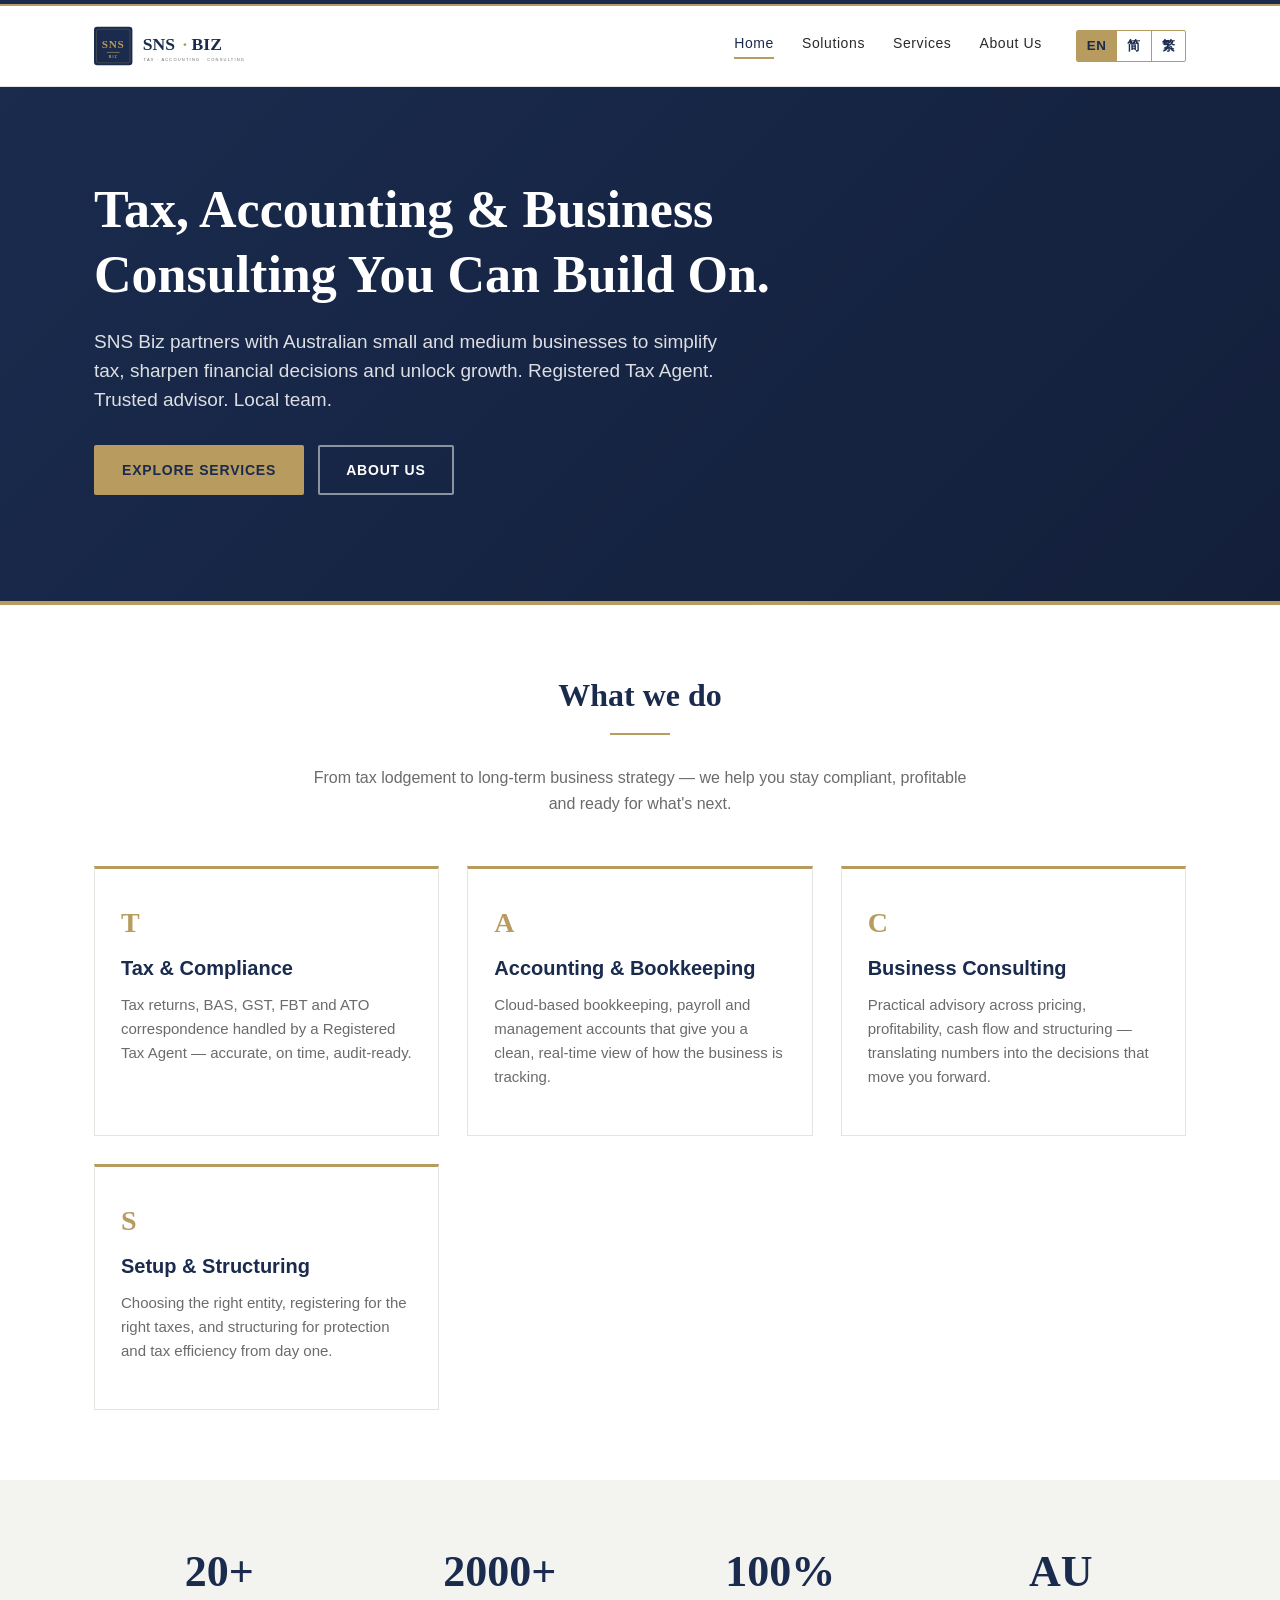
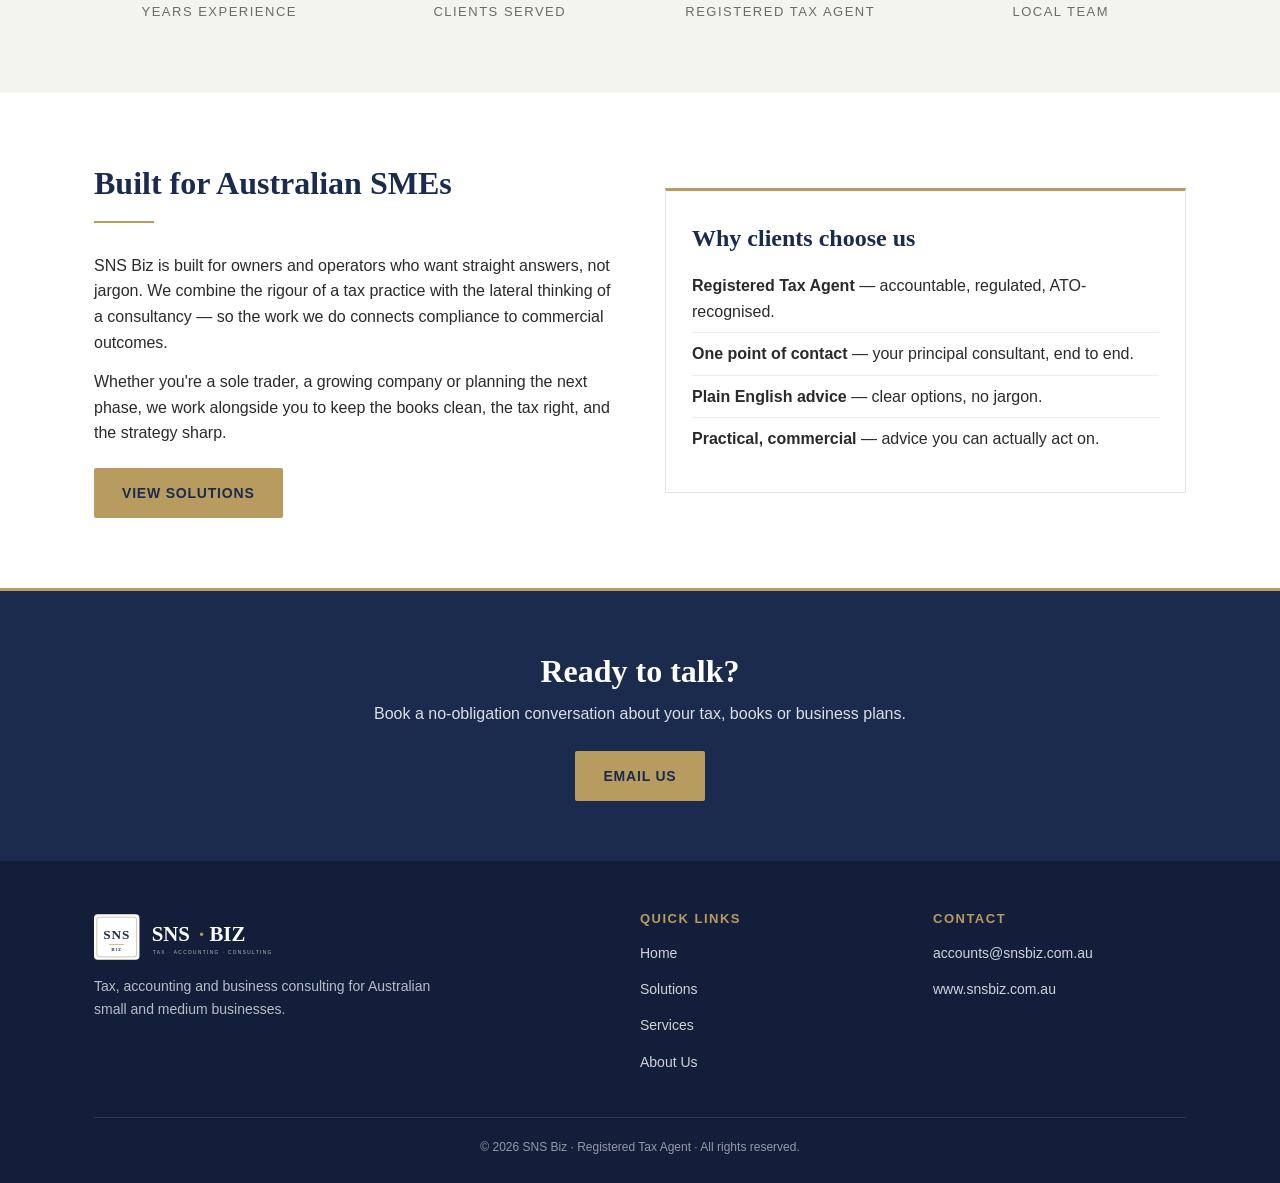
<file: index.html>
<!DOCTYPE html>
<html lang="en">
<head>
<meta charset="UTF-8">
<meta name="viewport" content="width=device-width, initial-scale=1.0">
<title data-i18n-title="home.title">SNS Biz — Tax & Business Consulting</title>
<meta name="description" content="SNS Biz delivers tax, accounting and business consulting services to Australian small and medium businesses.">
<link rel="icon" type="image/svg+xml" href="assets/favicon.svg">
<link rel="icon" type="image/png" sizes="32x32" href="assets/favicon-32.png">
<link rel="icon" type="image/png" sizes="16x16" href="assets/favicon-16.png">
<link rel="apple-touch-icon" sizes="192x192" href="assets/logo-192.png">
<link rel="stylesheet" href="styles.css">
</head>
<body>

<header class="site-header">
  <div class="container">
    <a href="index.html" class="brand" aria-label="SNS Biz"><img src="assets/logo.svg" alt="SNS Biz"></a>
    <nav>
      <ul>
        <li><a href="index.html" class="active" data-i18n="nav.home">Home</a></li>
        <li><a href="solutions.html" data-i18n="nav.solutions">Solutions</a></li>
        <li><a href="services.html" data-i18n="nav.services">Services</a></li>
        <li><a href="about.html" data-i18n="nav.about">About Us</a></li>
        <li class="lang-item">
          <div class="lang-switch" role="group" aria-label="Language">
            <button type="button" data-lang="en">EN</button>
            <button type="button" data-lang="zh">简</button>
            <button type="button" data-lang="zh-TW">繁</button>
          </div>
        </li>
      </ul>
    </nav>
  </div>
</header>

<section class="hero">
  <div class="container">
    <h1 data-i18n="home.hero.h1">Tax, Accounting &amp; Business Consulting You Can Build On.</h1>
    <p class="lede" data-i18n="home.hero.lede">SNS Biz partners with Australian small and medium businesses to simplify tax, sharpen financial decisions and unlock growth. Registered Tax Agent. Trusted advisor. Local team.</p>
    <div class="actions">
      <a href="services.html" class="btn btn-primary" data-i18n="home.hero.btn1">Explore Services</a>
      <a href="about.html" class="btn btn-outline" data-i18n="home.hero.btn2">About Us</a>
    </div>
  </div>
</section>

<section>
  <div class="container">
    <h2 class="section-title" data-i18n="home.what.title">What we do</h2>
    <div class="section-divider"></div>
    <p class="section-sub" data-i18n="home.what.sub">From tax lodgement to long-term business strategy — we help you stay compliant, profitable and ready for what's next.</p>

    <div class="cards">
      <div class="card">
        <div class="icon">T</div>
        <h3 data-i18n="home.card1.title">Tax &amp; Compliance</h3>
        <p data-i18n="home.card1.body">Tax returns, BAS, GST, FBT and ATO correspondence handled by a Registered Tax Agent — accurate, on time, audit-ready.</p>
      </div>
      <div class="card">
        <div class="icon">A</div>
        <h3 data-i18n="home.card2.title">Accounting &amp; Bookkeeping</h3>
        <p data-i18n="home.card2.body">Cloud-based bookkeeping, payroll and management accounts that give you a clean, real-time view of how the business is tracking.</p>
      </div>
      <div class="card">
        <div class="icon">C</div>
        <h3 data-i18n="home.card3.title">Business Consulting</h3>
        <p data-i18n="home.card3.body">Practical advisory across pricing, profitability, cash flow and structuring — translating numbers into the decisions that move you forward.</p>
      </div>
      <div class="card">
        <div class="icon">S</div>
        <h3 data-i18n="home.card4.title">Setup &amp; Structuring</h3>
        <p data-i18n="home.card4.body">Choosing the right entity, registering for the right taxes, and structuring for protection and tax efficiency from day one.</p>
      </div>
    </div>
  </div>
</section>

<section class="stats">
  <div class="container">
    <div class="row">
      <div class="stat"><div class="num">20+</div><span class="label" data-i18n="home.stats.years">Years Experience</span></div>
      <div class="stat"><div class="num">2000+</div><span class="label" data-i18n="home.stats.clients">Clients Served</span></div>
      <div class="stat"><div class="num">100%</div><span class="label" data-i18n="home.stats.agent">Registered Tax Agent</span></div>
      <div class="stat"><div class="num">AU</div><span class="label" data-i18n="home.stats.local">Local Team</span></div>
    </div>
  </div>
</section>

<section>
  <div class="container two-col">
    <div>
      <h2 data-i18n="home.builtfor.title">Built for Australian SMEs</h2>
      <div class="section-divider" style="margin-left:0;margin-right:auto"></div>
      <p data-i18n="home.builtfor.body">SNS Biz is built for owners and operators who want straight answers, not jargon. We combine the rigour of a tax practice with the lateral thinking of a consultancy — so the work we do connects compliance to commercial outcomes.</p>
      <p data-i18n="home.builtfor.body2">Whether you're a sole trader, a growing company or planning the next phase, we work alongside you to keep the books clean, the tax right, and the strategy sharp.</p>
      <a href="solutions.html" class="btn btn-primary" style="margin-top:8px" data-i18n="home.builtfor.btn">View Solutions</a>
    </div>
    <div>
      <div class="card" style="border-top-color: var(--gold)">
        <h3 style="font-family:'Times New Roman',Georgia,serif;font-size:24px;color:var(--navy)" data-i18n="home.why.title">Why clients choose us</h3>
        <ul style="list-style:none;padding:0;margin-top:12px">
          <li style="padding:8px 0;border-bottom:1px solid #eee" data-i18n="home.why.li1"><strong>Registered Tax Agent</strong> — accountable, regulated, ATO-recognised.</li>
          <li style="padding:8px 0;border-bottom:1px solid #eee" data-i18n="home.why.li2"><strong>One point of contact</strong> — your principal consultant, end to end.</li>
          <li style="padding:8px 0;border-bottom:1px solid #eee" data-i18n="home.why.li3"><strong>Plain English advice</strong> — clear options, no jargon.</li>
          <li style="padding:8px 0" data-i18n="home.why.li4"><strong>Practical, commercial</strong> — advice you can actually act on.</li>
        </ul>
      </div>
    </div>
  </div>
</section>

<section class="cta">
  <div class="container">
    <h2 data-i18n="home.cta.title">Ready to talk?</h2>
    <p data-i18n="home.cta.body">Book a no-obligation conversation about your tax, books or business plans.</p>
    <a href="mailto:accounts@snsbiz.com.au" class="btn btn-primary" data-i18n="home.cta.btn">Email Us</a>
  </div>
</section>

<footer>
  <div class="container">
    <div class="row">
      <div>
        <a href="index.html" class="brand" aria-label="SNS Biz"><img src="assets/logo-reverse.svg" alt="SNS Biz"></a>
        <p style="color:rgba(255,255,255,0.7);font-size:14px;max-width:340px" data-i18n="footer.about">Tax, accounting and business consulting for Australian small and medium businesses.</p>
      </div>
      <div>
        <h4 data-i18n="footer.quicklinks">Quick Links</h4>
        <p><a href="index.html" data-i18n="nav.home">Home</a></p>
        <p><a href="solutions.html" data-i18n="nav.solutions">Solutions</a></p>
        <p><a href="services.html" data-i18n="nav.services">Services</a></p>
        <p><a href="about.html" data-i18n="nav.about">About Us</a></p>
      </div>
      <div>
        <h4 data-i18n="footer.contact">Contact</h4>
        <p><a href="mailto:accounts@snsbiz.com.au">accounts@snsbiz.com.au</a></p>
        <p><a href="https://www.snsbiz.com.au">www.snsbiz.com.au</a></p>
      </div>
    </div>
    <div class="legal" data-i18n="footer.legal">© <span id="year"></span> SNS Biz · Registered Tax Agent · All rights reserved.</div>
  </div>
</footer>
<script src="i18n.js"></script>

</body>
</html>
</file>
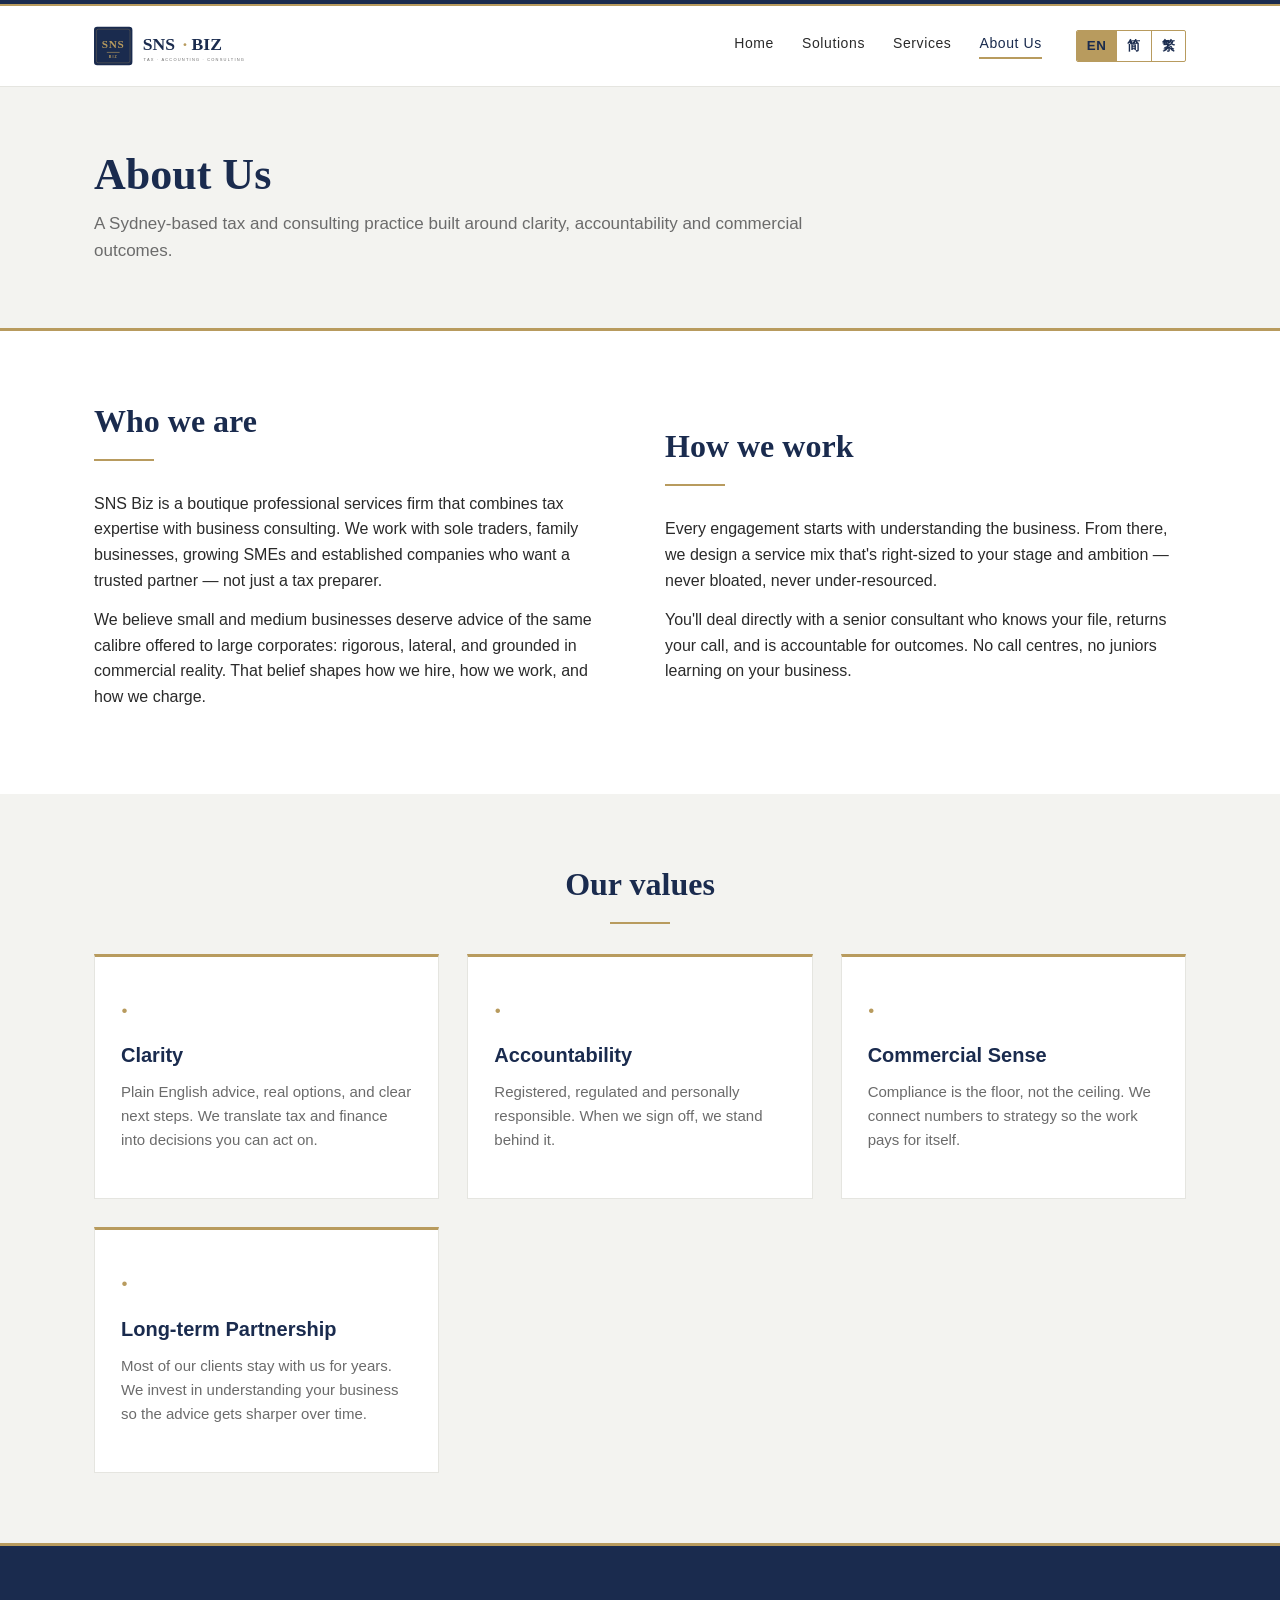
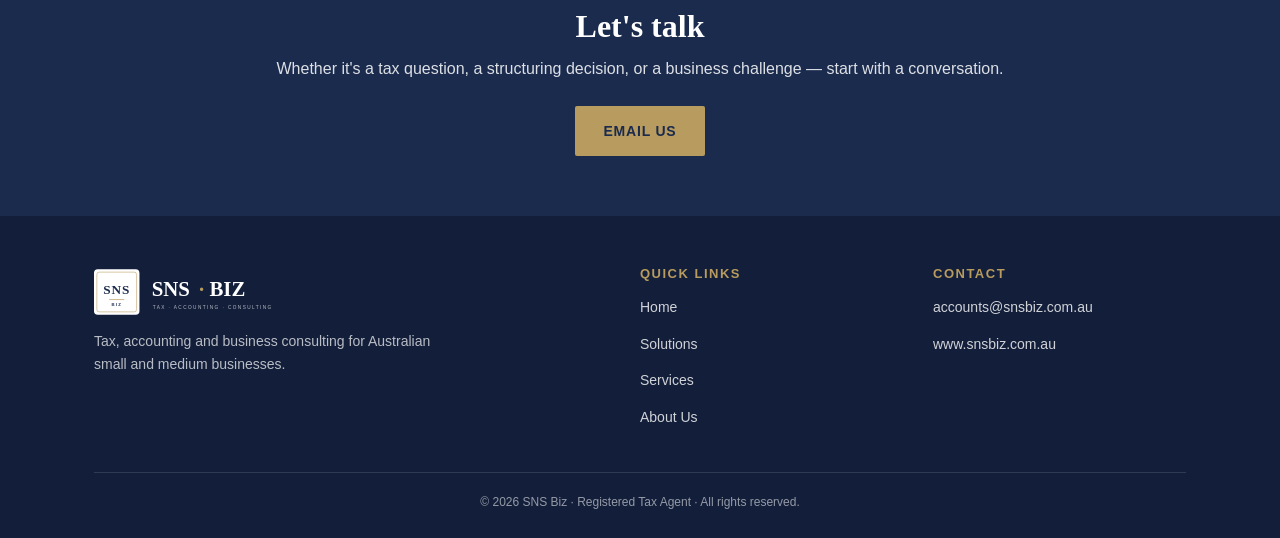
<file: about.html>
<!DOCTYPE html>
<html lang="en">
<head>
<meta charset="UTF-8">
<meta name="viewport" content="width=device-width, initial-scale=1.0">
<title data-i18n-title="about.title">About Us — SNS Biz</title>
<meta name="description" content="About SNS Biz — a Sydney-based tax and business consulting practice led by fully qualified professional and Registered Tax Agent.">
<link rel="icon" type="image/svg+xml" href="assets/favicon.svg">
<link rel="icon" type="image/png" sizes="32x32" href="assets/favicon-32.png">
<link rel="icon" type="image/png" sizes="16x16" href="assets/favicon-16.png">
<link rel="apple-touch-icon" sizes="192x192" href="assets/logo-192.png">
<link rel="stylesheet" href="styles.css">
</head>
<body>

<header class="site-header">
  <div class="container">
    <a href="index.html" class="brand" aria-label="SNS Biz"><img src="assets/logo.svg" alt="SNS Biz"></a>
    <nav>
      <ul>
        <li><a href="index.html" data-i18n="nav.home">Home</a></li>
        <li><a href="solutions.html" data-i18n="nav.solutions">Solutions</a></li>
        <li><a href="services.html" data-i18n="nav.services">Services</a></li>
        <li><a href="about.html" class="active" data-i18n="nav.about">About Us</a></li>
        <li class="lang-item">
          <div class="lang-switch" role="group" aria-label="Language">
            <button type="button" data-lang="en">EN</button>
            <button type="button" data-lang="zh">简</button>
            <button type="button" data-lang="zh-TW">繁</button>
          </div>
        </li>
      </ul>
    </nav>
  </div>
</header>

<section class="page-header">
  <div class="container">
    <h1 data-i18n="about.header.h1">About Us</h1>
    <p data-i18n="about.header.sub">A Sydney-based tax and consulting practice built around clarity, accountability and commercial outcomes.</p>
  </div>
</section>

<section>
  <div class="container two-col">
    <div>
      <h2 data-i18n="about.who.title">Who we are</h2>
      <div class="section-divider" style="margin-left:0;margin-right:auto"></div>
      <p data-i18n="about.who.body">SNS Biz is a boutique professional services firm that combines tax expertise with business consulting. We work with sole traders, family businesses, growing SMEs and established companies who want a trusted partner — not just a tax preparer.</p>
      <p data-i18n="about.who.body2">We believe small and medium businesses deserve advice of the same calibre offered to large corporates: rigorous, lateral, and grounded in commercial reality. That belief shapes how we hire, how we work, and how we charge.</p>
    </div>
    <div>
      <h2 data-i18n="about.how.title">How we work</h2>
      <div class="section-divider" style="margin-left:0;margin-right:auto"></div>
      <p data-i18n="about.how.body">Every engagement starts with understanding the business. From there, we design a service mix that's right-sized to your stage and ambition — never bloated, never under-resourced.</p>
      <p data-i18n="about.how.body2">You'll deal directly with a senior consultant who knows your file, returns your call, and is accountable for outcomes. No call centres, no juniors learning on your business.</p>
    </div>
  </div>
</section>

<section class="stats">
  <div class="container">
    <h2 class="section-title" data-i18n="about.values.title">Our values</h2>
    <div class="section-divider"></div>
    <div class="cards" style="margin-top:30px">
      <div class="card">
        <div class="icon">·</div>
        <h3 data-i18n="about.values.v1.title">Clarity</h3>
        <p data-i18n="about.values.v1.body">Plain English advice, real options, and clear next steps. We translate tax and finance into decisions you can act on.</p>
      </div>
      <div class="card">
        <div class="icon">·</div>
        <h3 data-i18n="about.values.v2.title">Accountability</h3>
        <p data-i18n="about.values.v2.body">Registered, regulated and personally responsible. When we sign off, we stand behind it.</p>
      </div>
      <div class="card">
        <div class="icon">·</div>
        <h3 data-i18n="about.values.v3.title">Commercial Sense</h3>
        <p data-i18n="about.values.v3.body">Compliance is the floor, not the ceiling. We connect numbers to strategy so the work pays for itself.</p>
      </div>
      <div class="card">
        <div class="icon">·</div>
        <h3 data-i18n="about.values.v4.title">Long-term Partnership</h3>
        <p data-i18n="about.values.v4.body">Most of our clients stay with us for years. We invest in understanding your business so the advice gets sharper over time.</p>
      </div>
    </div>
  </div>
</section>

<section class="cta">
  <div class="container">
    <h2 data-i18n="about.cta.title">Let's talk</h2>
    <p data-i18n="about.cta.body">Whether it's a tax question, a structuring decision, or a business challenge — start with a conversation.</p>
    <a href="mailto:accounts@snsbiz.com.au" class="btn btn-primary" data-i18n="about.cta.btn">Email Us</a>
  </div>
</section>

<footer>
  <div class="container">
    <div class="row">
      <div>
        <a href="index.html" class="brand" aria-label="SNS Biz"><img src="assets/logo-reverse.svg" alt="SNS Biz"></a>
        <p style="color:rgba(255,255,255,0.7);font-size:14px;max-width:340px" data-i18n="footer.about">Tax, accounting and business consulting for Australian small and medium businesses.</p>
      </div>
      <div>
        <h4 data-i18n="footer.quicklinks">Quick Links</h4>
        <p><a href="index.html" data-i18n="nav.home">Home</a></p>
        <p><a href="solutions.html" data-i18n="nav.solutions">Solutions</a></p>
        <p><a href="services.html" data-i18n="nav.services">Services</a></p>
        <p><a href="about.html" data-i18n="nav.about">About Us</a></p>
      </div>
      <div>
        <h4 data-i18n="footer.contact">Contact</h4>
        <p><a href="mailto:accounts@snsbiz.com.au">accounts@snsbiz.com.au</a></p>
        <p><a href="https://www.snsbiz.com.au">www.snsbiz.com.au</a></p>
      </div>
    </div>
    <div class="legal" data-i18n="footer.legal">© <span id="year"></span> SNS Biz · Registered Tax Agent · All rights reserved.</div>
  </div>
</footer>
<script src="i18n.js"></script>

</body>
</html>
</file>
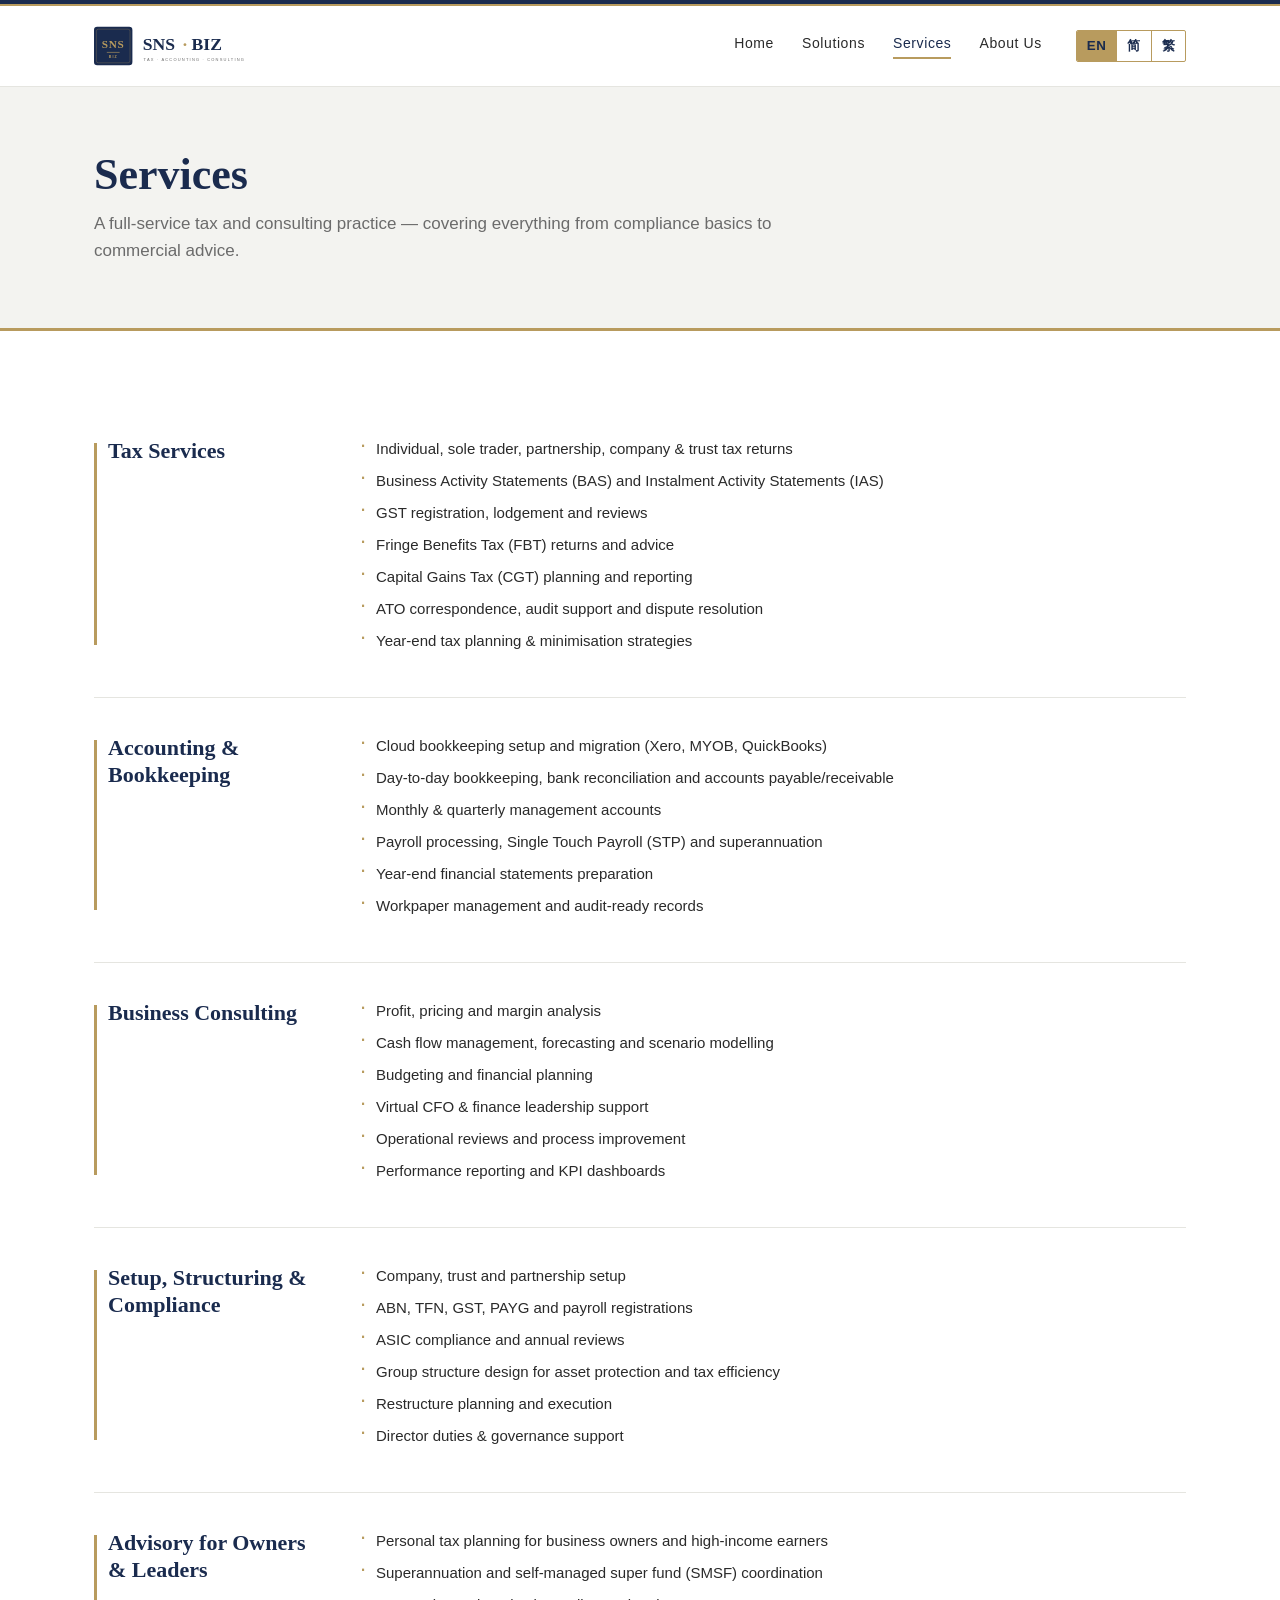
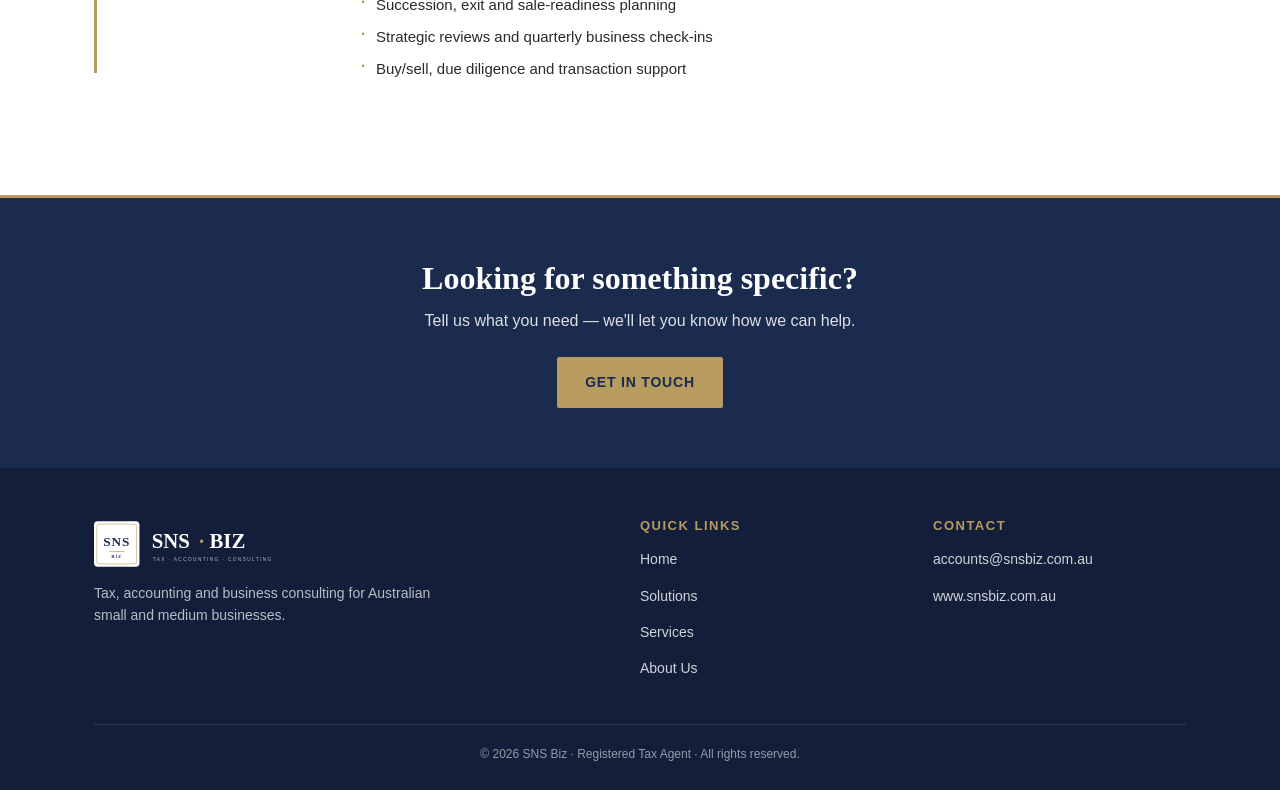
<file: services.html>
<!DOCTYPE html>
<html lang="en">
<head>
<meta charset="UTF-8">
<meta name="viewport" content="width=device-width, initial-scale=1.0">
<title data-i18n-title="services.title">Services — SNS Biz</title>
<meta name="description" content="Detailed tax, accounting, payroll and business consulting services from a Registered Tax Agent.">
<link rel="icon" type="image/svg+xml" href="assets/favicon.svg">
<link rel="icon" type="image/png" sizes="32x32" href="assets/favicon-32.png">
<link rel="icon" type="image/png" sizes="16x16" href="assets/favicon-16.png">
<link rel="apple-touch-icon" sizes="192x192" href="assets/logo-192.png">
<link rel="stylesheet" href="styles.css">
</head>
<body>

<header class="site-header">
  <div class="container">
    <a href="index.html" class="brand" aria-label="SNS Biz"><img src="assets/logo.svg" alt="SNS Biz"></a>
    <nav>
      <ul>
        <li><a href="index.html" data-i18n="nav.home">Home</a></li>
        <li><a href="solutions.html" data-i18n="nav.solutions">Solutions</a></li>
        <li><a href="services.html" class="active" data-i18n="nav.services">Services</a></li>
        <li><a href="about.html" data-i18n="nav.about">About Us</a></li>
        <li class="lang-item">
          <div class="lang-switch" role="group" aria-label="Language">
            <button type="button" data-lang="en">EN</button>
            <button type="button" data-lang="zh">简</button>
            <button type="button" data-lang="zh-TW">繁</button>
          </div>
        </li>
      </ul>
    </nav>
  </div>
</header>

<section class="page-header">
  <div class="container">
    <h1 data-i18n="services.header.h1">Services</h1>
    <p data-i18n="services.header.sub">A full-service tax and consulting practice — covering everything from compliance basics to commercial advice.</p>
  </div>
</section>

<section>
  <div class="container">

    <div class="svc-row">
      <h3 data-i18n="services.tax.title">Tax Services</h3>
      <ul>
        <li data-i18n="services.tax.l1">Individual, sole trader, partnership, company &amp; trust tax returns</li>
        <li data-i18n="services.tax.l2">Business Activity Statements (BAS) and Instalment Activity Statements (IAS)</li>
        <li data-i18n="services.tax.l3">GST registration, lodgement and reviews</li>
        <li data-i18n="services.tax.l4">Fringe Benefits Tax (FBT) returns and advice</li>
        <li data-i18n="services.tax.l5">Capital Gains Tax (CGT) planning and reporting</li>
        <li data-i18n="services.tax.l6">ATO correspondence, audit support and dispute resolution</li>
        <li data-i18n="services.tax.l7">Year-end tax planning &amp; minimisation strategies</li>
      </ul>
    </div>

    <div class="svc-row">
      <h3 data-i18n="services.acc.title">Accounting &amp; Bookkeeping</h3>
      <ul>
        <li data-i18n="services.acc.l1">Cloud bookkeeping setup and migration (Xero, MYOB, QuickBooks)</li>
        <li data-i18n="services.acc.l2">Day-to-day bookkeeping, bank reconciliation and accounts payable/receivable</li>
        <li data-i18n="services.acc.l3">Monthly &amp; quarterly management accounts</li>
        <li data-i18n="services.acc.l4">Payroll processing, Single Touch Payroll (STP) and superannuation</li>
        <li data-i18n="services.acc.l5">Year-end financial statements preparation</li>
        <li data-i18n="services.acc.l6">Workpaper management and audit-ready records</li>
      </ul>
    </div>

    <div class="svc-row">
      <h3 data-i18n="services.con.title">Business Consulting</h3>
      <ul>
        <li data-i18n="services.con.l1">Profit, pricing and margin analysis</li>
        <li data-i18n="services.con.l2">Cash flow management, forecasting and scenario modelling</li>
        <li data-i18n="services.con.l3">Budgeting and financial planning</li>
        <li data-i18n="services.con.l4">Virtual CFO &amp; finance leadership support</li>
        <li data-i18n="services.con.l5">Operational reviews and process improvement</li>
        <li data-i18n="services.con.l6">Performance reporting and KPI dashboards</li>
      </ul>
    </div>

    <div class="svc-row">
      <h3 data-i18n="services.set.title">Setup, Structuring &amp; Compliance</h3>
      <ul>
        <li data-i18n="services.set.l1">Company, trust and partnership setup</li>
        <li data-i18n="services.set.l2">ABN, TFN, GST, PAYG and payroll registrations</li>
        <li data-i18n="services.set.l3">ASIC compliance and annual reviews</li>
        <li data-i18n="services.set.l4">Group structure design for asset protection and tax efficiency</li>
        <li data-i18n="services.set.l5">Restructure planning and execution</li>
        <li data-i18n="services.set.l6">Director duties &amp; governance support</li>
      </ul>
    </div>

    <div class="svc-row">
      <h3 data-i18n="services.adv.title">Advisory for Owners &amp; Leaders</h3>
      <ul>
        <li data-i18n="services.adv.l1">Personal tax planning for business owners and high-income earners</li>
        <li data-i18n="services.adv.l2">Superannuation and self-managed super fund (SMSF) coordination</li>
        <li data-i18n="services.adv.l3">Succession, exit and sale-readiness planning</li>
        <li data-i18n="services.adv.l4">Strategic reviews and quarterly business check-ins</li>
        <li data-i18n="services.adv.l5">Buy/sell, due diligence and transaction support</li>
      </ul>
    </div>

  </div>
</section>

<section class="cta">
  <div class="container">
    <h2 data-i18n="services.cta.title">Looking for something specific?</h2>
    <p data-i18n="services.cta.body">Tell us what you need — we'll let you know how we can help.</p>
    <a href="mailto:accounts@snsbiz.com.au" class="btn btn-primary" data-i18n="services.cta.btn">Get in Touch</a>
  </div>
</section>

<footer>
  <div class="container">
    <div class="row">
      <div>
        <a href="index.html" class="brand" aria-label="SNS Biz"><img src="assets/logo-reverse.svg" alt="SNS Biz"></a>
        <p style="color:rgba(255,255,255,0.7);font-size:14px;max-width:340px" data-i18n="footer.about">Tax, accounting and business consulting for Australian small and medium businesses.</p>
      </div>
      <div>
        <h4 data-i18n="footer.quicklinks">Quick Links</h4>
        <p><a href="index.html" data-i18n="nav.home">Home</a></p>
        <p><a href="solutions.html" data-i18n="nav.solutions">Solutions</a></p>
        <p><a href="services.html" data-i18n="nav.services">Services</a></p>
        <p><a href="about.html" data-i18n="nav.about">About Us</a></p>
      </div>
      <div>
        <h4 data-i18n="footer.contact">Contact</h4>
        <p><a href="mailto:accounts@snsbiz.com.au">accounts@snsbiz.com.au</a></p>
        <p><a href="https://www.snsbiz.com.au">www.snsbiz.com.au</a></p>
      </div>
    </div>
    <div class="legal" data-i18n="footer.legal">© <span id="year"></span> SNS Biz · Registered Tax Agent · All rights reserved.</div>
  </div>
</footer>
<script src="i18n.js"></script>

</body>
</html>
</file>
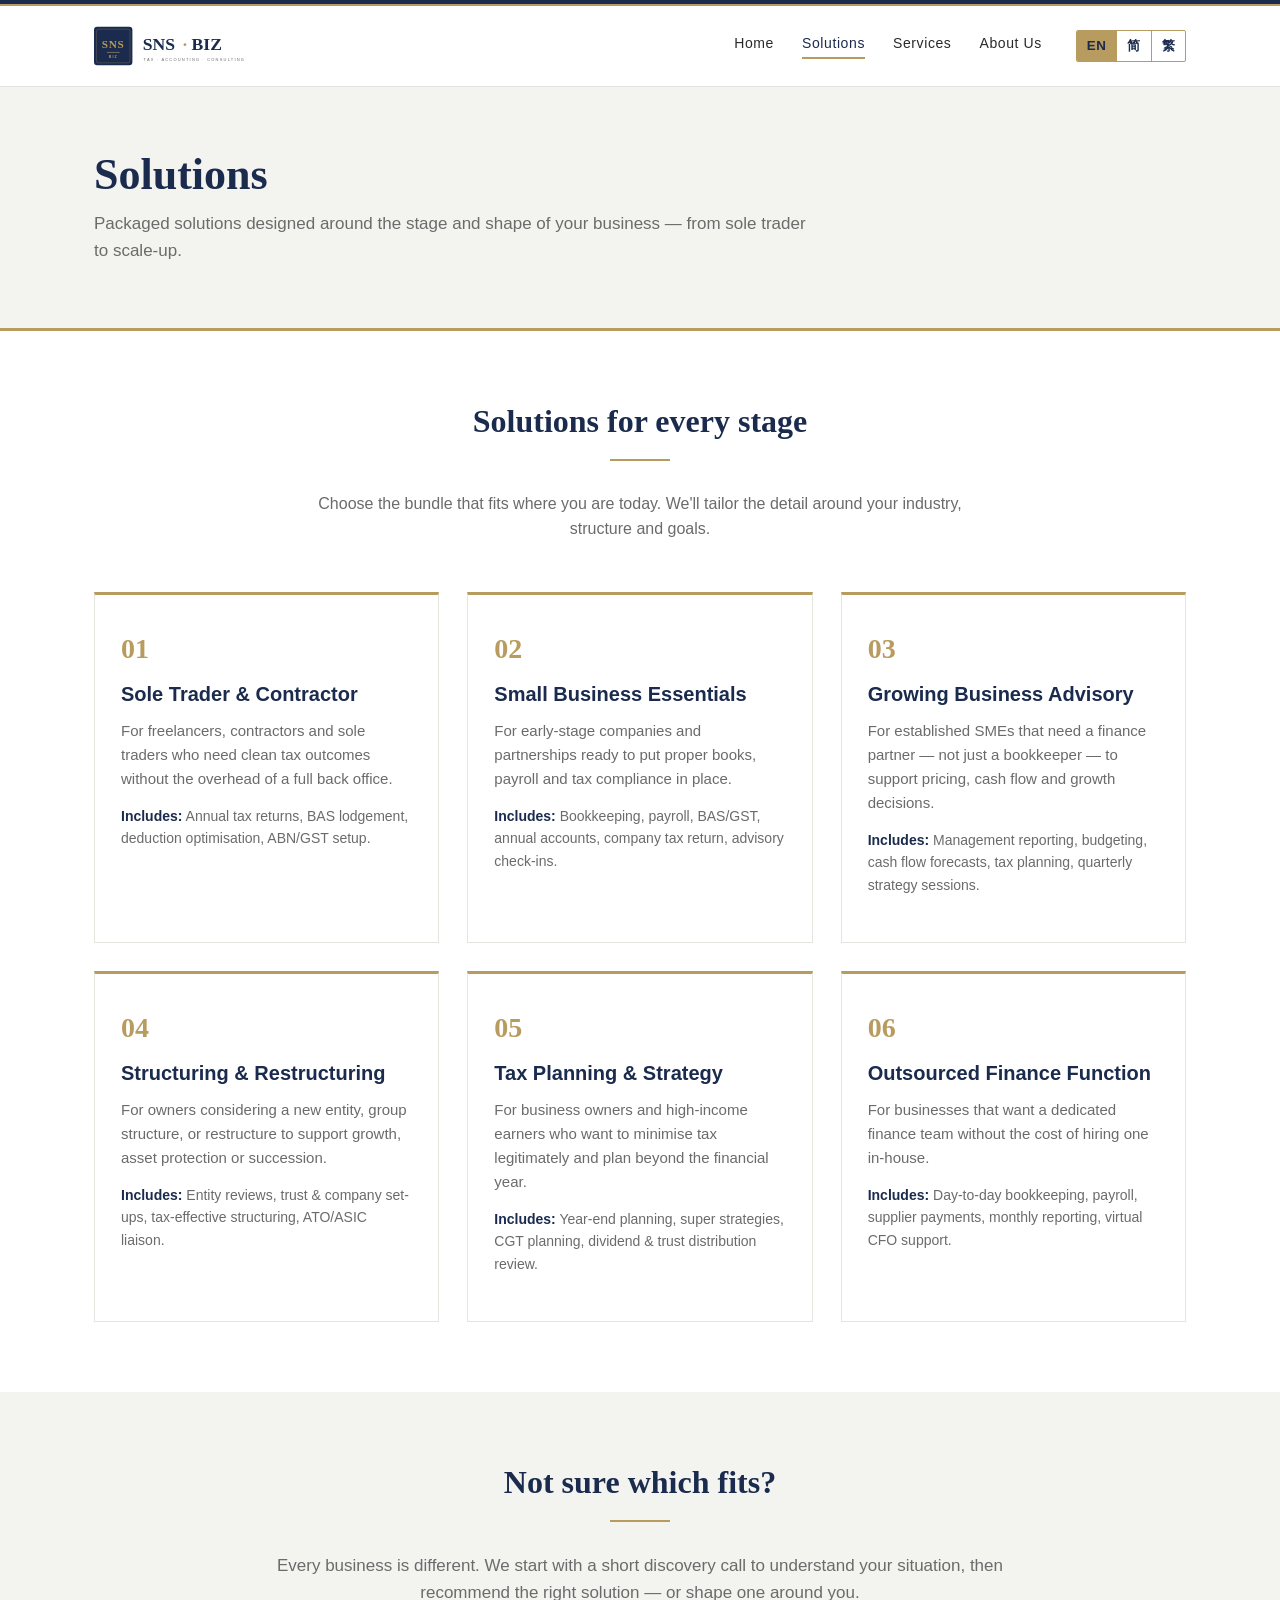
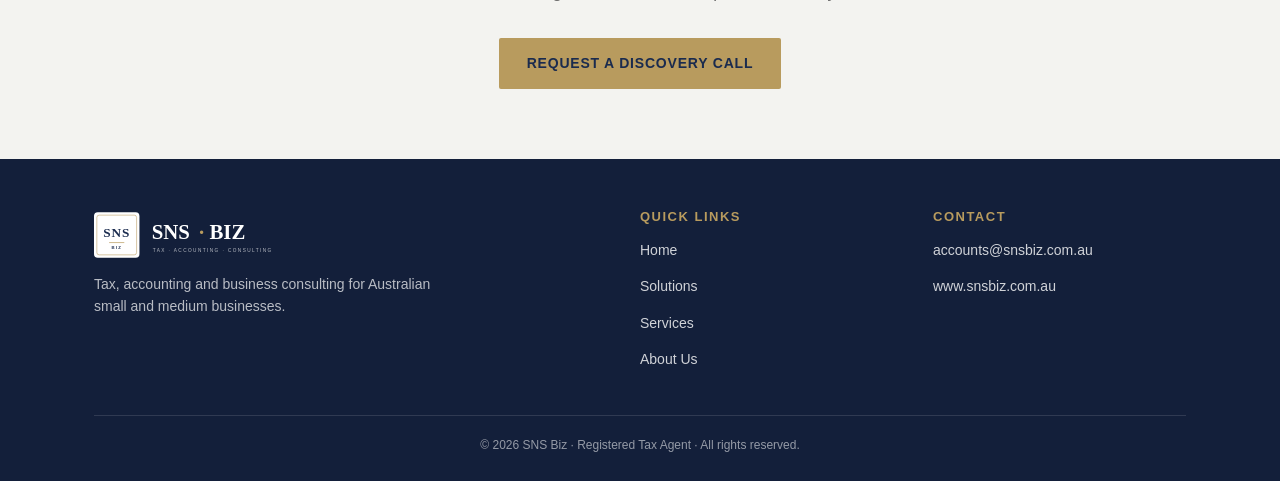
<file: solutions.html>
<!DOCTYPE html>
<html lang="en">
<head>
<meta charset="UTF-8">
<meta name="viewport" content="width=device-width, initial-scale=1.0">
<title data-i18n-title="solutions.title">Solutions — SNS Biz</title>
<meta name="description" content="Tailored tax and business consulting solutions for sole traders, growing SMEs and established businesses.">
<link rel="icon" type="image/svg+xml" href="assets/favicon.svg">
<link rel="icon" type="image/png" sizes="32x32" href="assets/favicon-32.png">
<link rel="icon" type="image/png" sizes="16x16" href="assets/favicon-16.png">
<link rel="apple-touch-icon" sizes="192x192" href="assets/logo-192.png">
<link rel="stylesheet" href="styles.css">
</head>
<body>

<header class="site-header">
  <div class="container">
    <a href="index.html" class="brand" aria-label="SNS Biz"><img src="assets/logo.svg" alt="SNS Biz"></a>
    <nav>
      <ul>
        <li><a href="index.html" data-i18n="nav.home">Home</a></li>
        <li><a href="solutions.html" class="active" data-i18n="nav.solutions">Solutions</a></li>
        <li><a href="services.html" data-i18n="nav.services">Services</a></li>
        <li><a href="about.html" data-i18n="nav.about">About Us</a></li>
        <li class="lang-item">
          <div class="lang-switch" role="group" aria-label="Language">
            <button type="button" data-lang="en">EN</button>
            <button type="button" data-lang="zh">简</button>
            <button type="button" data-lang="zh-TW">繁</button>
          </div>
        </li>
      </ul>
    </nav>
  </div>
</header>

<section class="page-header">
  <div class="container">
    <h1 data-i18n="solutions.header.h1">Solutions</h1>
    <p data-i18n="solutions.header.sub">Packaged solutions designed around the stage and shape of your business — from sole trader to scale-up.</p>
  </div>
</section>

<section>
  <div class="container">
    <h2 class="section-title" data-i18n="solutions.section.title">Solutions for every stage</h2>
    <div class="section-divider"></div>
    <p class="section-sub" data-i18n="solutions.section.sub">Choose the bundle that fits where you are today. We'll tailor the detail around your industry, structure and goals.</p>

    <div class="cards">
      <div class="card">
        <div class="icon">01</div>
        <h3 data-i18n="solutions.s1.title">Sole Trader &amp; Contractor</h3>
        <p data-i18n="solutions.s1.body">For freelancers, contractors and sole traders who need clean tax outcomes without the overhead of a full back office.</p>
        <p style="font-size:14px;color:var(--grey);margin-top:10px"><strong style="color:var(--navy)" data-i18n="solutions.includes">Includes:</strong> <span data-i18n="solutions.s1.list">Annual tax returns, BAS lodgement, deduction optimisation, ABN/GST setup.</span></p>
      </div>
      <div class="card">
        <div class="icon">02</div>
        <h3 data-i18n="solutions.s2.title">Small Business Essentials</h3>
        <p data-i18n="solutions.s2.body">For early-stage companies and partnerships ready to put proper books, payroll and tax compliance in place.</p>
        <p style="font-size:14px;color:var(--grey);margin-top:10px"><strong style="color:var(--navy)" data-i18n="solutions.includes">Includes:</strong> <span data-i18n="solutions.s2.list">Bookkeeping, payroll, BAS/GST, annual accounts, company tax return, advisory check-ins.</span></p>
      </div>
      <div class="card">
        <div class="icon">03</div>
        <h3 data-i18n="solutions.s3.title">Growing Business Advisory</h3>
        <p data-i18n="solutions.s3.body">For established SMEs that need a finance partner — not just a bookkeeper — to support pricing, cash flow and growth decisions.</p>
        <p style="font-size:14px;color:var(--grey);margin-top:10px"><strong style="color:var(--navy)" data-i18n="solutions.includes">Includes:</strong> <span data-i18n="solutions.s3.list">Management reporting, budgeting, cash flow forecasts, tax planning, quarterly strategy sessions.</span></p>
      </div>
      <div class="card">
        <div class="icon">04</div>
        <h3 data-i18n="solutions.s4.title">Structuring &amp; Restructuring</h3>
        <p data-i18n="solutions.s4.body">For owners considering a new entity, group structure, or restructure to support growth, asset protection or succession.</p>
        <p style="font-size:14px;color:var(--grey);margin-top:10px"><strong style="color:var(--navy)" data-i18n="solutions.includes">Includes:</strong> <span data-i18n="solutions.s4.list">Entity reviews, trust &amp; company set-ups, tax-effective structuring, ATO/ASIC liaison.</span></p>
      </div>
      <div class="card">
        <div class="icon">05</div>
        <h3 data-i18n="solutions.s5.title">Tax Planning &amp; Strategy</h3>
        <p data-i18n="solutions.s5.body">For business owners and high-income earners who want to minimise tax legitimately and plan beyond the financial year.</p>
        <p style="font-size:14px;color:var(--grey);margin-top:10px"><strong style="color:var(--navy)" data-i18n="solutions.includes">Includes:</strong> <span data-i18n="solutions.s5.list">Year-end planning, super strategies, CGT planning, dividend &amp; trust distribution review.</span></p>
      </div>
      <div class="card">
        <div class="icon">06</div>
        <h3 data-i18n="solutions.s6.title">Outsourced Finance Function</h3>
        <p data-i18n="solutions.s6.body">For businesses that want a dedicated finance team without the cost of hiring one in-house.</p>
        <p style="font-size:14px;color:var(--grey);margin-top:10px"><strong style="color:var(--navy)" data-i18n="solutions.includes">Includes:</strong> <span data-i18n="solutions.s6.list">Day-to-day bookkeeping, payroll, supplier payments, monthly reporting, virtual CFO support.</span></p>
      </div>
    </div>
  </div>
</section>

<section class="stats">
  <div class="container">
    <div style="text-align:center;max-width:760px;margin:0 auto">
      <h2 data-i18n="solutions.notsure.title">Not sure which fits?</h2>
      <div class="section-divider"></div>
      <p style="font-size:17px;color:var(--grey)" data-i18n="solutions.notsure.body">Every business is different. We start with a short discovery call to understand your situation, then recommend the right solution — or shape one around you.</p>
      <a href="mailto:accounts@snsbiz.com.au" class="btn btn-primary" style="margin-top:18px" data-i18n="solutions.notsure.btn">Request a Discovery Call</a>
    </div>
  </div>
</section>

<footer>
  <div class="container">
    <div class="row">
      <div>
        <a href="index.html" class="brand" aria-label="SNS Biz"><img src="assets/logo-reverse.svg" alt="SNS Biz"></a>
        <p style="color:rgba(255,255,255,0.7);font-size:14px;max-width:340px" data-i18n="footer.about">Tax, accounting and business consulting for Australian small and medium businesses.</p>
      </div>
      <div>
        <h4 data-i18n="footer.quicklinks">Quick Links</h4>
        <p><a href="index.html" data-i18n="nav.home">Home</a></p>
        <p><a href="solutions.html" data-i18n="nav.solutions">Solutions</a></p>
        <p><a href="services.html" data-i18n="nav.services">Services</a></p>
        <p><a href="about.html" data-i18n="nav.about">About Us</a></p>
      </div>
      <div>
        <h4 data-i18n="footer.contact">Contact</h4>
        <p><a href="mailto:accounts@snsbiz.com.au">accounts@snsbiz.com.au</a></p>
        <p><a href="https://www.snsbiz.com.au">www.snsbiz.com.au</a></p>
      </div>
    </div>
    <div class="legal" data-i18n="footer.legal">© <span id="year"></span> SNS Biz · Registered Tax Agent · All rights reserved.</div>
  </div>
</footer>
<script src="i18n.js"></script>

</body>
</html>
</file>
<file: styles.css>
/* SNS Biz — shared styles */
:root {
  --navy: #1a2b4e;
  --navy-dark: #131f3a;
  --gold: #b89b5e;
  --gold-light: #d4ba81;
  --body: #2a2a2a;
  --grey: #6b6b6b;
  --grey-light: #f3f3f0;
  --white: #ffffff;
  --max-width: 1140px;
}

* { box-sizing: border-box; margin: 0; padding: 0; }

html { scroll-behavior: smooth; }
body {
  font-family: 'Helvetica Neue', Helvetica, Arial, sans-serif;
  color: var(--body);
  line-height: 1.6;
  background: var(--white);
}

a { color: var(--navy); text-decoration: none; transition: color 0.2s; }
a:hover { color: var(--gold); }

img { max-width: 100%; display: block; }

h1, h2, h3, h4 {
  font-family: 'Times New Roman', Georgia, serif;
  color: var(--navy);
  font-weight: 700;
  line-height: 1.25;
}

h1 { font-size: 44px; margin-bottom: 16px; }
h2 { font-size: 32px; margin-bottom: 14px; }
h3 { font-size: 20px; margin-bottom: 10px; font-family: 'Helvetica Neue', Helvetica, Arial, sans-serif; }
h4 { font-size: 16px; margin-bottom: 8px; font-family: 'Helvetica Neue', Helvetica, Arial, sans-serif; }

p { margin-bottom: 14px; color: var(--body); }

.container { max-width: var(--max-width); margin: 0 auto; padding: 0 24px; }

/* ===== Header ===== */
.site-header {
  background: var(--white);
  border-top: 4px solid var(--navy);
  border-bottom: 1px solid #e5e5e0;
  position: sticky;
  top: 0;
  z-index: 100;
}
.site-header::before {
  content: '';
  display: block;
  height: 1.5px;
  background: var(--gold);
}
.site-header .container {
  display: flex;
  justify-content: space-between;
  align-items: center;
  padding-top: 18px;
  padding-bottom: 18px;
}
.brand {
  display: inline-block;
  line-height: 0;
  font-family: 'Times New Roman', Georgia, serif;
  font-size: 24px;
  font-weight: 700;
  color: var(--navy);
  letter-spacing: 2px;
  text-transform: uppercase;
}
.brand .dot { color: var(--gold); }
.brand img {
  height: 44px;
  width: auto;
  display: block;
}
@media (max-width: 768px) {
  .brand img { height: 38px; }
}
/* Footer brand uses the reverse logo for dark background */
footer .brand { display: inline-block; line-height: 0; margin-bottom: 14px; }
footer .brand img { height: 52px; width: auto; }
nav ul { list-style: none; display: flex; gap: 28px; }
nav a {
  color: var(--body);
  font-size: 14px;
  font-weight: 500;
  letter-spacing: 0.6px;
  padding: 6px 0;
  border-bottom: 2px solid transparent;
}
nav a:hover, nav a.active {
  color: var(--navy);
  border-bottom-color: var(--gold);
}

/* Language switcher (EN | 简 | 繁) */
nav ul li.lang-item { margin-left: 6px; }
.lang-switch {
  display: inline-flex;
  align-items: stretch;
  border: 1px solid var(--gold);
  border-radius: 2px;
  overflow: hidden;
  font-size: 12px;
  line-height: 1;
}
.lang-switch button {
  border: none;
  background: transparent;
  padding: 6px 10px;
  cursor: pointer;
  color: var(--navy);
  font-weight: 600;
  font-family: 'Helvetica Neue', Helvetica, Arial,
               'PingFang SC', 'PingFang TC', 'Microsoft YaHei', 'Microsoft JhengHei',
               sans-serif;
  border-right: 1px solid var(--gold);
  letter-spacing: 0.4px;
  transition: background 0.2s, color 0.2s;
  min-width: 32px;
}
.lang-switch button:last-child { border-right: none; }
.lang-switch button.active {
  background: var(--gold);
  color: var(--navy);
  cursor: default;
}
.lang-switch button:hover:not(.active) {
  background: rgba(184, 155, 94, 0.18);
}

/* Simplified Chinese typography */
body[data-lang="zh"] {
  font-family: 'PingFang SC', 'Hiragino Sans GB', 'Microsoft YaHei', '微软雅黑',
               'Source Han Sans CN', 'Noto Sans SC', sans-serif;
}
body[data-lang="zh"] h1,
body[data-lang="zh"] h2,
body[data-lang="zh"] h3,
body[data-lang="zh"] h4,
body[data-lang="zh"] .brand,
body[data-lang="zh"] .stat .num,
body[data-lang="zh"] .team-card h3,
body[data-lang="zh"] .svc-row h3 {
  font-family: 'PingFang SC', 'Hiragino Sans GB', 'Microsoft YaHei', '微软雅黑',
               'Source Han Sans CN', 'Noto Sans SC', sans-serif;
  letter-spacing: 1px;
}

/* Traditional Chinese typography */
body[data-lang="zh-TW"] {
  font-family: 'PingFang TC', 'Hiragino Sans CNS', 'Microsoft JhengHei', '微軟正黑體',
               'Source Han Sans TC', 'Noto Sans TC', sans-serif;
}
body[data-lang="zh-TW"] h1,
body[data-lang="zh-TW"] h2,
body[data-lang="zh-TW"] h3,
body[data-lang="zh-TW"] h4,
body[data-lang="zh-TW"] .brand,
body[data-lang="zh-TW"] .stat .num,
body[data-lang="zh-TW"] .team-card h3,
body[data-lang="zh-TW"] .svc-row h3 {
  font-family: 'PingFang TC', 'Hiragino Sans CNS', 'Microsoft JhengHei', '微軟正黑體',
               'Source Han Sans TC', 'Noto Sans TC', sans-serif;
  letter-spacing: 1px;
}

/* Shared CJK adjustments */
body[data-lang="zh"] .brand,
body[data-lang="zh-TW"] .brand { letter-spacing: 3px; }
body[data-lang="zh"] nav a,
body[data-lang="zh-TW"] nav a { letter-spacing: 0.4px; }
body[data-lang="zh"] .btn,
body[data-lang="zh-TW"] .btn { letter-spacing: 1px; }
body[data-lang="zh"] .hero h1,
body[data-lang="zh-TW"] .hero h1 { font-size: 44px; }
body[data-lang="zh"] .stat .label,
body[data-lang="zh-TW"] .stat .label { letter-spacing: 0.6px; }

/* ===== Hero / Page Header ===== */
.hero {
  background: linear-gradient(135deg, var(--navy) 0%, var(--navy-dark) 100%);
  color: var(--white);
  padding: 90px 0 110px;
  position: relative;
  overflow: hidden;
}
.hero::after {
  content: '';
  position: absolute;
  bottom: 0; left: 0; right: 0;
  height: 4px;
  background: var(--gold);
}
.hero h1 {
  color: var(--white);
  font-size: 52px;
  max-width: 720px;
  margin-bottom: 20px;
}
.hero .lede {
  font-size: 19px;
  color: rgba(255,255,255,0.85);
  max-width: 640px;
  margin-bottom: 30px;
  line-height: 1.55;
}
.hero .actions { display: flex; gap: 14px; flex-wrap: wrap; }

.page-header {
  background: var(--grey-light);
  padding: 60px 0 50px;
  border-bottom: 3px solid var(--gold);
}
.page-header h1 { margin-bottom: 8px; }
.page-header p { color: var(--grey); font-size: 17px; max-width: 720px; }

/* ===== Buttons ===== */
.btn {
  display: inline-block;
  padding: 12px 26px;
  font-size: 14px;
  font-weight: 600;
  letter-spacing: 0.8px;
  text-transform: uppercase;
  border: 2px solid transparent;
  border-radius: 2px;
  transition: all 0.2s;
  cursor: pointer;
}
.btn-primary { background: var(--gold); color: var(--navy); }
.btn-primary:hover { background: var(--gold-light); color: var(--navy); }
.btn-outline { background: transparent; color: var(--white); border-color: rgba(255,255,255,0.5); }
.btn-outline:hover { border-color: var(--gold); color: var(--gold); }

/* ===== Sections ===== */
section { padding: 70px 0; }
.section-title {
  text-align: center;
  margin-bottom: 14px;
}
.section-sub {
  text-align: center;
  color: var(--grey);
  max-width: 680px;
  margin: 0 auto 50px;
  font-size: 16px;
}
.section-divider {
  width: 60px;
  height: 2px;
  background: var(--gold);
  margin: 18px auto 30px;
}

/* ===== Cards ===== */
.cards {
  display: grid;
  grid-template-columns: repeat(auto-fit, minmax(260px, 1fr));
  gap: 28px;
}
.card {
  background: var(--white);
  border: 1px solid #e5e5e0;
  border-top: 3px solid var(--gold);
  padding: 32px 26px;
  transition: transform 0.2s, box-shadow 0.2s;
}
.card:hover {
  transform: translateY(-3px);
  box-shadow: 0 12px 28px rgba(20,35,70,0.10);
}
.card .icon {
  font-family: 'Times New Roman', Georgia, serif;
  color: var(--gold);
  font-size: 28px;
  font-weight: 700;
  margin-bottom: 10px;
}
.card h3 { color: var(--navy); margin-bottom: 12px; }
.card p { color: var(--grey); font-size: 15px; }

/* ===== Two-column ===== */
.two-col {
  display: grid;
  grid-template-columns: 1fr 1fr;
  gap: 50px;
  align-items: center;
}
@media (max-width: 768px) {
  .two-col { grid-template-columns: 1fr; }
}

/* ===== Stats / strip ===== */
.stats {
  background: var(--grey-light);
}
.stats .row {
  display: grid;
  grid-template-columns: repeat(auto-fit, minmax(180px, 1fr));
  gap: 30px;
  text-align: center;
}
.stat .num {
  font-family: 'Times New Roman', Georgia, serif;
  font-size: 44px;
  color: var(--navy);
  font-weight: 700;
  line-height: 1;
}
.stat .label {
  display: block;
  color: var(--grey);
  font-size: 13px;
  letter-spacing: 1.5px;
  text-transform: uppercase;
  margin-top: 8px;
}

/* ===== Service list (Services page) ===== */
.svc-row {
  display: grid;
  grid-template-columns: 220px 1fr;
  gap: 40px;
  padding: 36px 0;
  border-bottom: 1px solid #e5e5e0;
}
.svc-row:last-child { border-bottom: none; }
.svc-row h3 {
  font-family: 'Times New Roman', Georgia, serif;
  color: var(--navy);
  font-size: 22px;
  position: relative;
  padding-left: 14px;
}
.svc-row h3::before {
  content: '';
  position: absolute;
  left: 0; top: 6px; bottom: 6px;
  width: 3px;
  background: var(--gold);
}
.svc-row ul { list-style: none; padding-left: 0; }
.svc-row li {
  position: relative;
  padding-left: 22px;
  margin-bottom: 8px;
  color: var(--body);
  font-size: 15px;
}
.svc-row li::before {
  content: '·';
  position: absolute;
  left: 6px; top: -3px;
  color: var(--gold);
  font-size: 22px;
  line-height: 1;
}
@media (max-width: 768px) {
  .svc-row { grid-template-columns: 1fr; gap: 14px; }
}

/* ===== About page ===== */
.team-card {
  background: var(--white);
  border: 1px solid #e5e5e0;
  border-left: 4px solid var(--gold);
  padding: 30px;
  max-width: 560px;
}
.team-card .role {
  color: var(--gold);
  font-size: 13px;
  letter-spacing: 1.5px;
  text-transform: uppercase;
  margin-bottom: 6px;
}
.team-card h3 {
  font-family: 'Times New Roman', Georgia, serif;
  font-size: 26px;
  color: var(--navy);
  margin-bottom: 14px;
}

/* ===== CTA strip ===== */
.cta {
  background: var(--navy);
  color: var(--white);
  text-align: center;
  padding: 60px 0;
  border-top: 3px solid var(--gold);
}
.cta h2 { color: var(--white); margin-bottom: 10px; }
.cta p { color: rgba(255,255,255,0.85); margin-bottom: 24px; }

/* ===== Footer ===== */
footer {
  background: var(--navy-dark);
  color: rgba(255,255,255,0.75);
  padding: 50px 0 26px;
  font-size: 14px;
}
footer .row {
  display: grid;
  grid-template-columns: 2fr 1fr 1fr;
  gap: 40px;
  padding-bottom: 30px;
  border-bottom: 1px solid rgba(255,255,255,0.12);
}
footer h4 {
  color: var(--gold);
  font-family: 'Helvetica Neue', Helvetica, Arial, sans-serif;
  font-size: 13px;
  letter-spacing: 1.5px;
  text-transform: uppercase;
  margin-bottom: 14px;
}
footer a { color: rgba(255,255,255,0.8); }
footer a:hover { color: var(--gold); }
footer .brand { color: var(--white); margin-bottom: 12px; display: block; }
footer .legal {
  text-align: center;
  padding-top: 20px;
  font-size: 12px;
  color: rgba(255,255,255,0.55);
}
@media (max-width: 768px) {
  footer .row { grid-template-columns: 1fr; }
  .hero h1 { font-size: 36px; }
  h1 { font-size: 32px; }
  h2 { font-size: 26px; }
}
</file>
